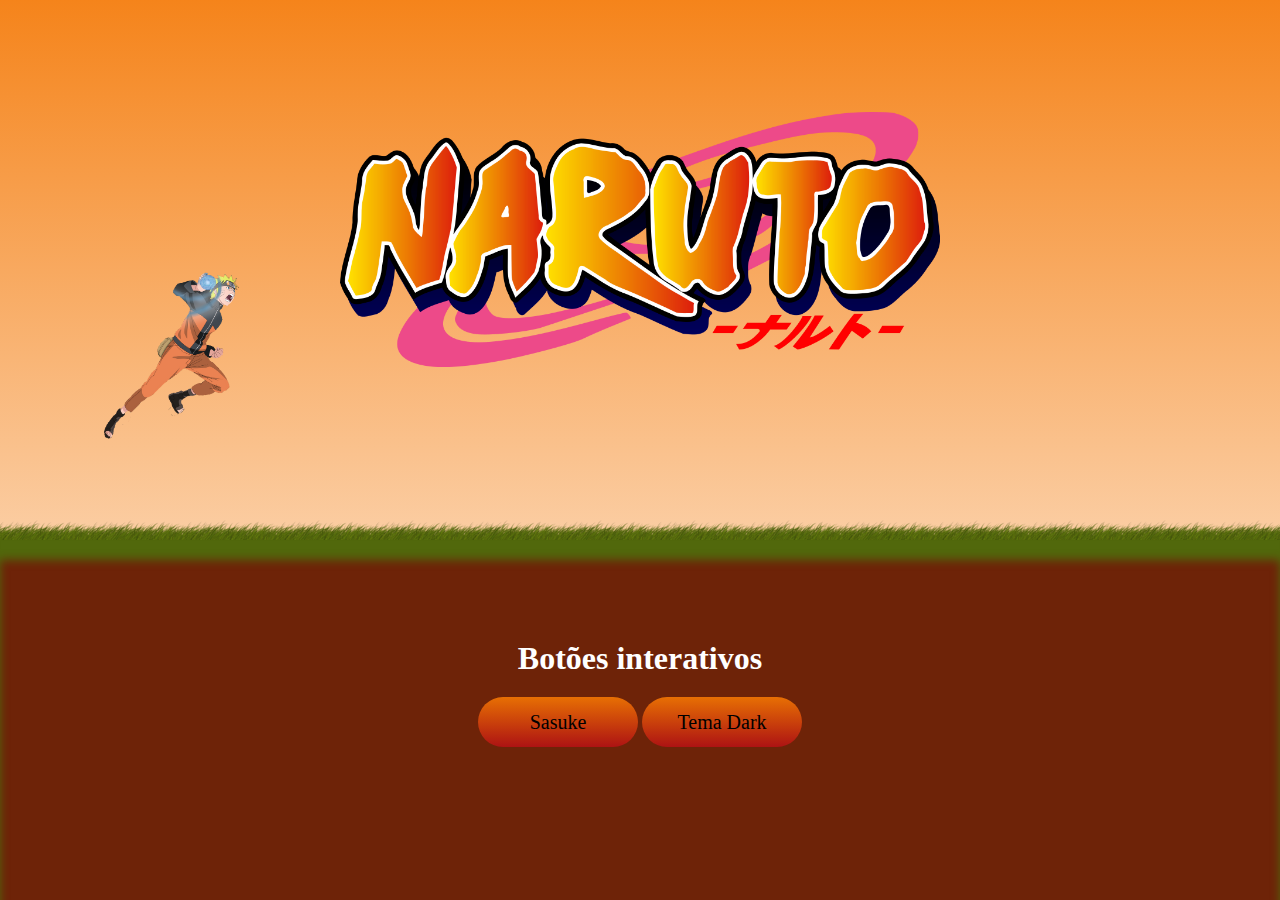
<file: 404-Not-Found/index.html>
<!DOCTYPE html>
<html lang="pt-Br">
<head>
    <meta charset="UTF-8">
    <meta name="viewport" content="width=device-width, initial-scale=1.0">
    <title>IgCodes</title>
    <link rel="stylesheet" href="styles.css">
</head>
<body>
<div id="error">
    <div class="sky">
        <h2><span><img src="./1024px-Naruto_logo.svg.png"></span></h2>
        <div class="grass"></div>
        <img src="./Narutinho.png" class="naruto" id="trocarpersonagem">
        <img src="./Narutinho.png" class="sasuke" id="trocarper">
    </div>
        <div class="field">
            <h2 id="top">Botões interativos</h2>
            <a id="perso" onclick="trocarP()">Sasuke</a>
            <a id="thema" onclick="trocarFundo()">Tema Dark</a>
        </div>
    </div>    
    <script src="./script.js"></script>
</body>
</html>
</file>
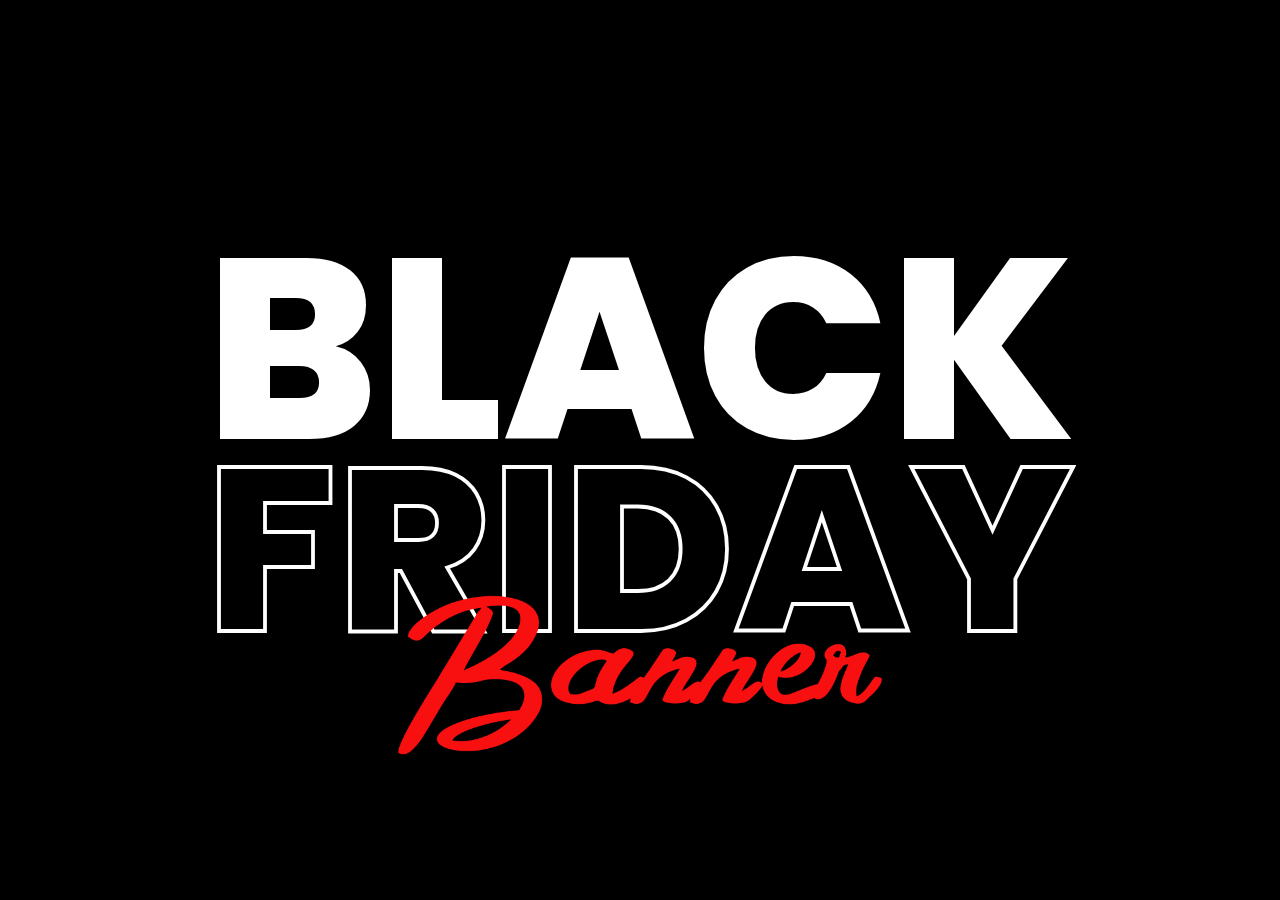
<file: Black-page/index.html>
<!DOCTYPE html>
<html lang="pt-br">
<head>
    <meta charset="UTF-8">
    <meta name="viewport" content="width=device-width, initial-scale=1.0">
    <title>IgCodes</title>
    <link rel="stylesheet" href="./styles.css">
</head>
<body>
    <section>
        <h2>Black<br><span>Friday</span></h2>
        <div class="black"></div>
        <img src="./text.png" alt="">
    </section>
    <script>
        const black = document.querySelector('.black');
        window.onmousemove = function(e){
            const x = e.clientX
            black.style.left = x + 'px'
        }
    </script>
</body>
</html>
</file>
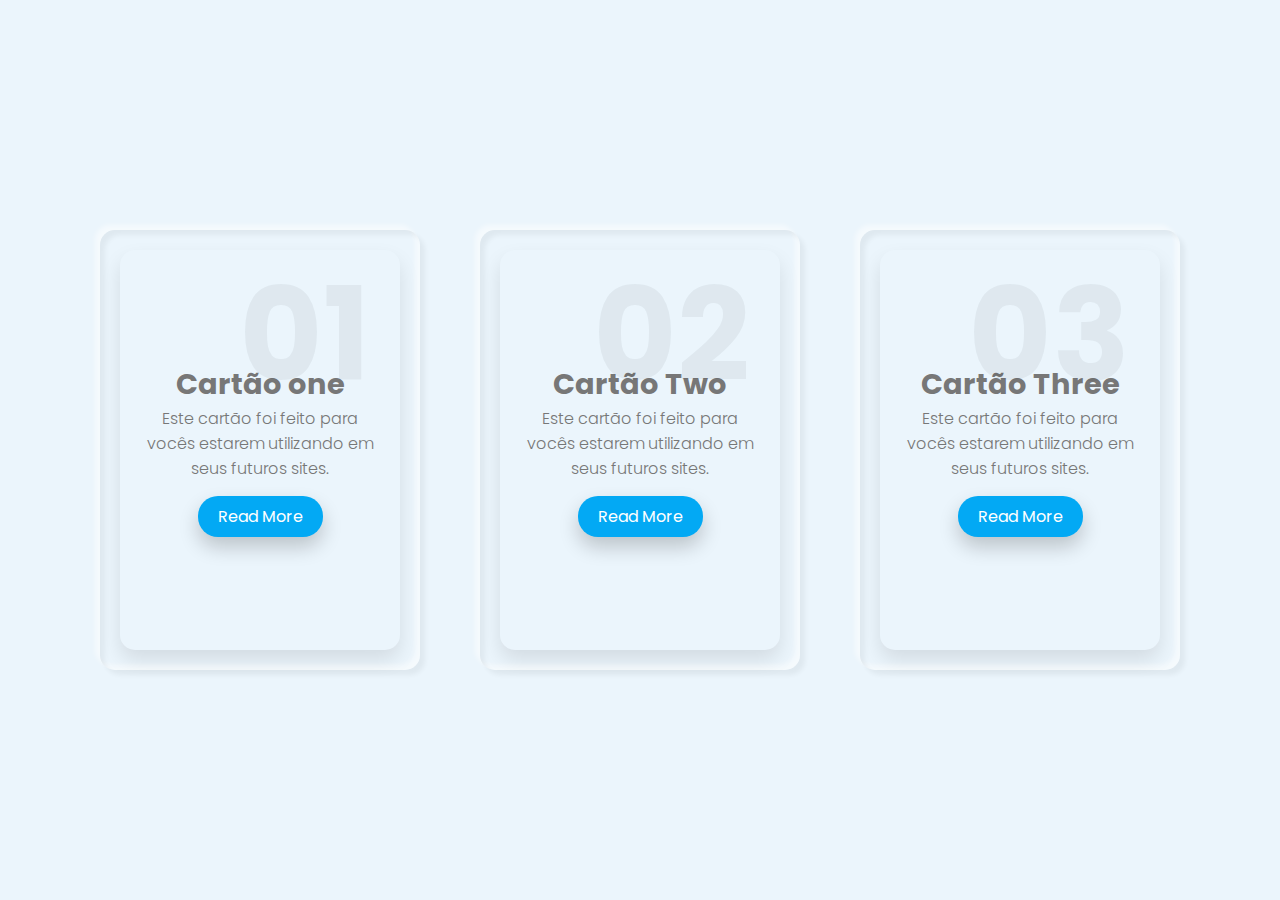
<file: Cards-animates/index.html>
<!DOCTYPE html>
<html lang="pt-br">
<head>
    <meta charset="UTF-8">
    <meta name="viewport" content="width=device-width, initial-scale=1.0">
    <title>IgCodes</title>
    <link rel="stylesheet" href="./styles.css">
</head>
<body>
    <div class="container">
        <div class="card">
            <div class="box">
                <div class="content">
                    <h2>01</h2>
                    <h3>Cartão one</h3>
                    <p>Este cartão foi feito para vocês estarem utilizando em seus futuros sites.</p>
                    <a href="#">Read More</a>
                </div>
            </div>
        </div>
        <div class="container">
            <div class="card">
                <div class="box">
                    <div class="content">
                        <h2>02</h2>
                        <h3>Cartão Two</h3>
                        <p>Este cartão foi feito para vocês estarem utilizando em seus futuros sites.</p>
                        <a href="#">Read More</a>
                    </div>
                </div>
            </div>
            <div class="container">
                <div class="card">
                    <div class="box">
                        <div class="content">
                            <h2>03</h2>
                            <h3>Cartão Three</h3>
                            <p>Este cartão foi feito para vocês estarem utilizando em seus futuros sites.</p>
                            <a href="#">Read More</a>
                        </div>
                    </div>
                </div>
    </div>
</body>
</html>
</file>
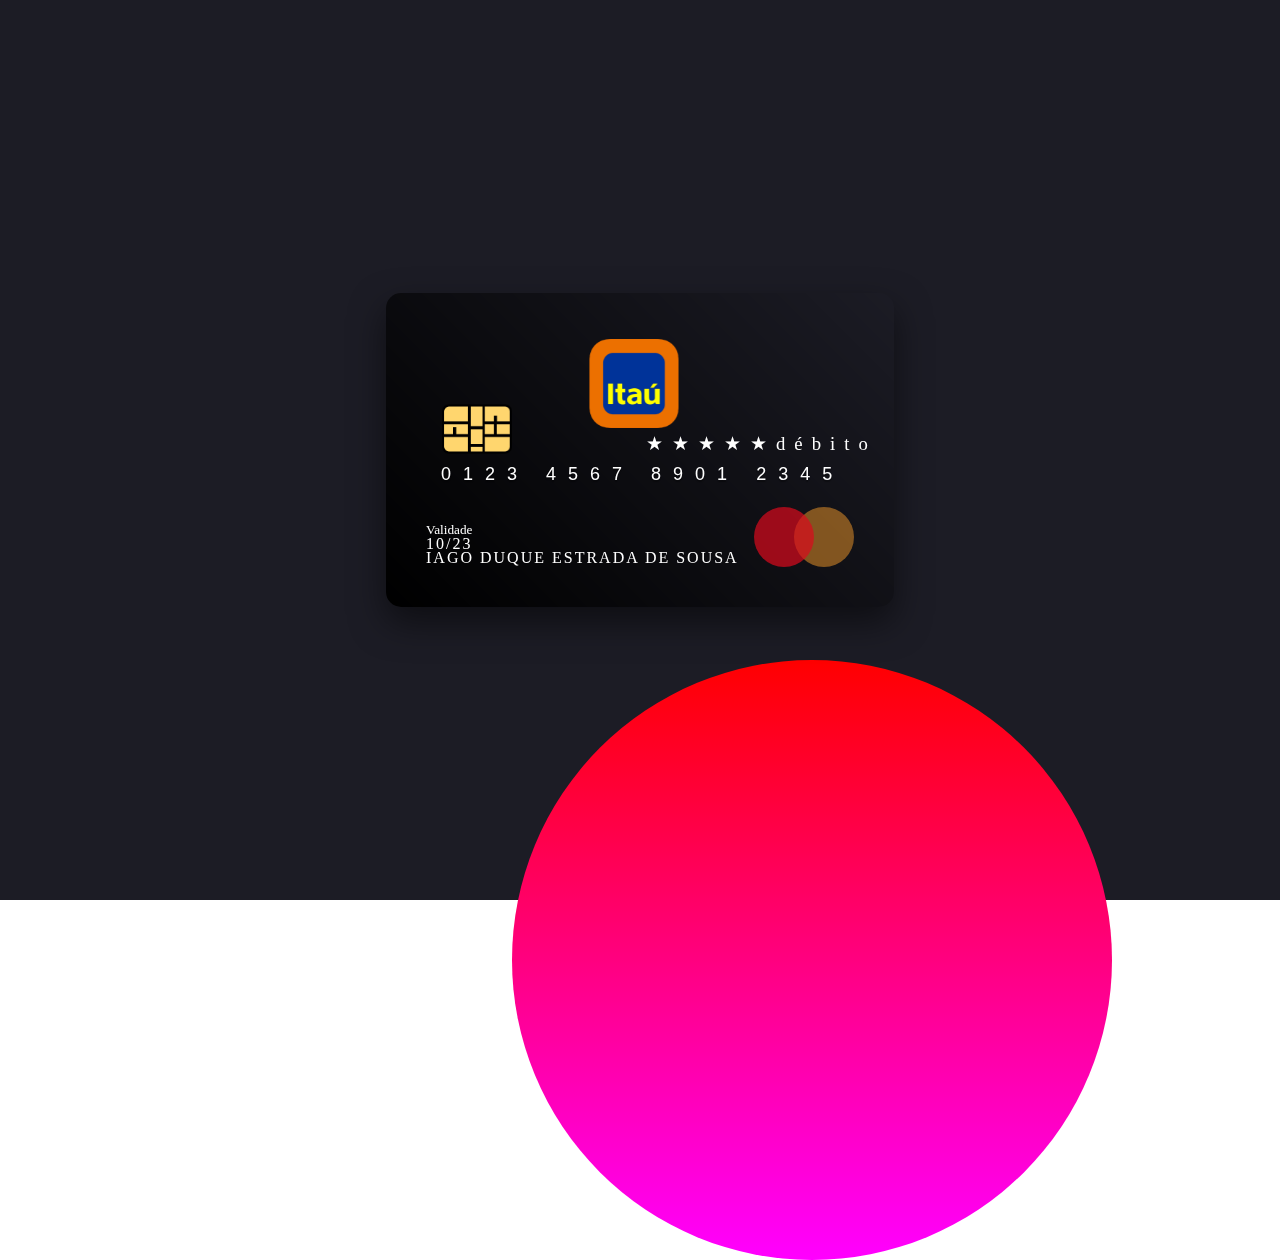
<file: Cartao-debit/index.html>
<!DOCTYPE html>
<html lang="pt-br">
<head>
    <meta charset="UTF-8">
    <meta name="viewport" content="width=device-width, initial-scale=1.0">
    <title>IgCodes</title>
    <link rel="stylesheet" href="style.css">
</head>
<body>
    <section>
    <div class="card">
        <div class="face front">
            <h3 class="debit">&#9733;&#9733;&#9733;&#9733;&#9733;débito</h3>
            <img src="./imgs/1200x630wa-removebg-preview (1).png" class="bank">
            <img src="./imgs/chip.png" class="chip" alt="chip">
            <h3 class="number"> 0123 4567 8901 2345</h3>
            <h5 class="valid"><span>Validade<br></span><span>10/23</span></h5>
            <h5 class="cardHolder">IAGO DUQUE ESTRADA DE SOUSA</h5>
        </div>
        <div class="face back">
            <div class="blackbar"></div>
            <div class="ccvtext">
                <h5>Autorized Signature-not valid unless signed</h5>
                <div class="whiteBar"></div>
                <div class="ccv">123</div>
            </div>
            <p class="text">Lorem ipsum dolor sit amet consectetur, adipisicing elit. Voluptate numquam placeat laudantium explicabo vero ipsa nemo, corporis ea voluptatibus omnis, corrupti nisi, recusandae iusto officia earum aliquam enim adipisci animi.</p>
        </div>
    </div>
</section>
</body>
</html>
</file>
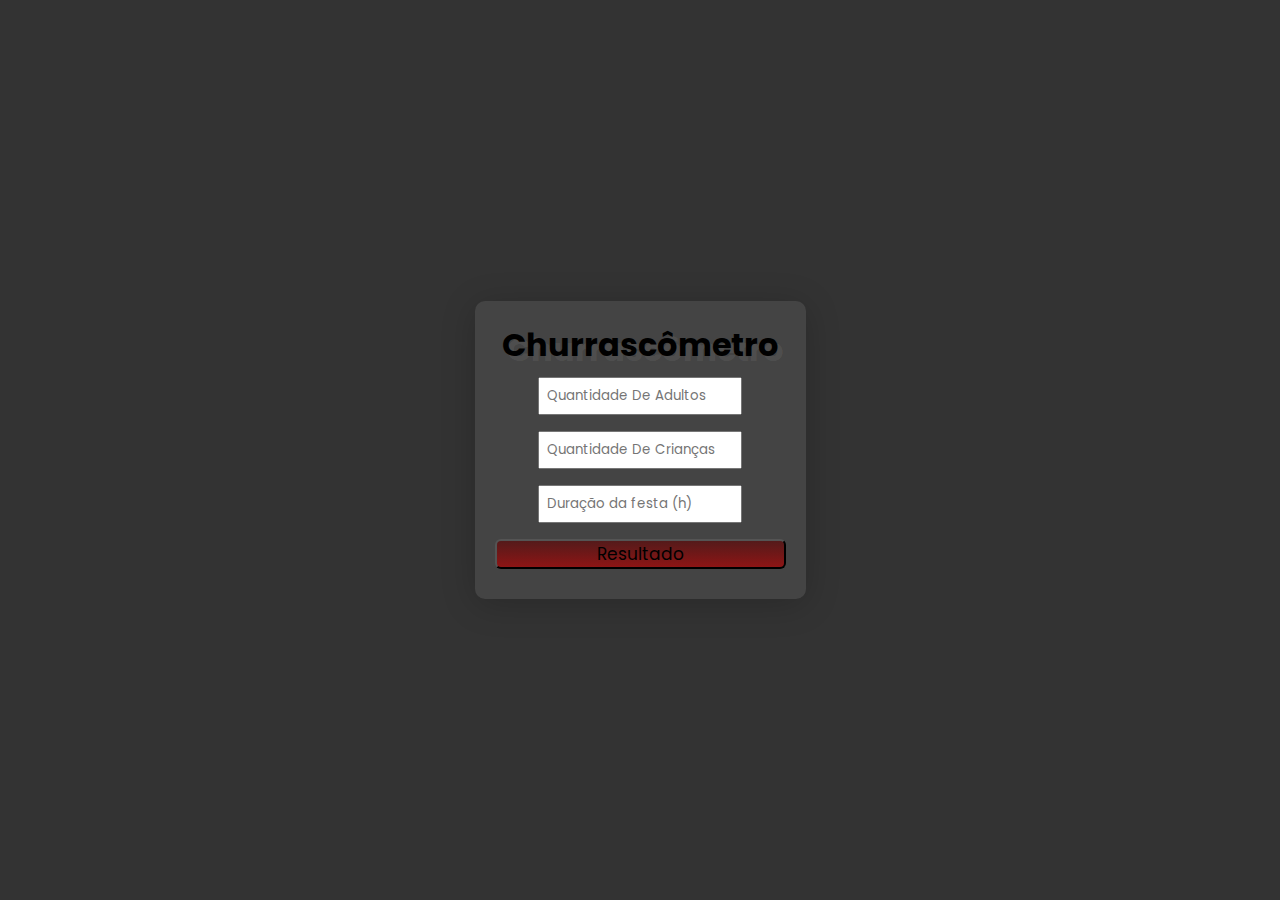
<file: Churrascometro/index.html>
<!DOCTYPE html>
<html lang="pt-br">
<head>
    <meta charset="UTF-8">
    <meta name="viewport" content="width=device-width, initial-scale=1.0">
    <title>IgCodes</title>
    <link rel="stylesheet" href="./style.css">
</head>
<body>
    <section>
    <div class="container">
        <h1>Churrascômetro</h1>
        <input type="number" id="adultos" name="adultos" placeholder="Quantidade De Adultos">
        <input type="number" id="criancas" name="criancas" placeholder="Quantidade De Crianças">
        <input type="number" id="duracao" name="duracao" placeholder="Duração da festa (h)">
        <button onclick="calcular()">Resultado</button>
        <div id="resultado"></div>
    </div>
    
</section>
    

    <script src="./script.js"></script>
</body>
</html>
</file>
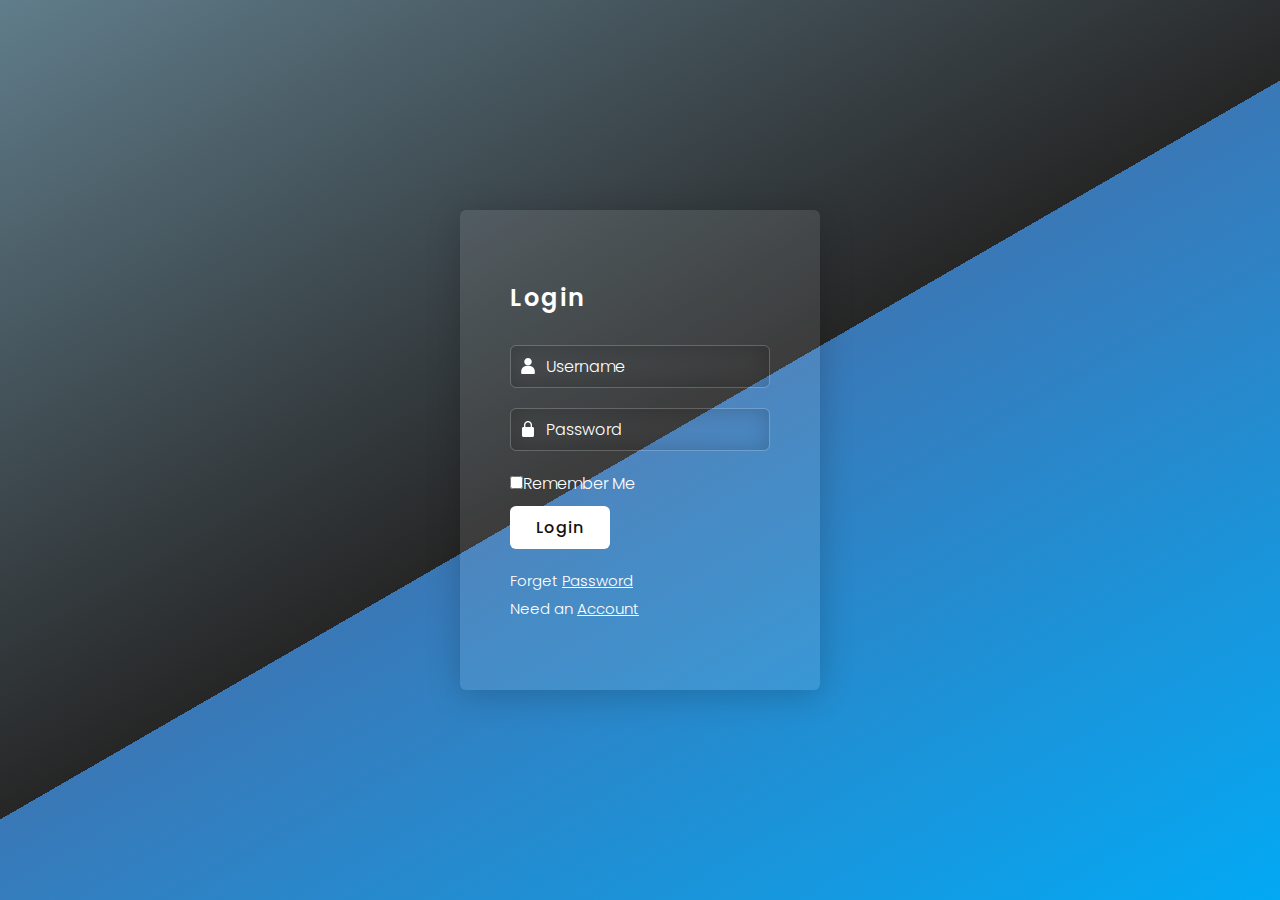
<file: Login-pag/index.html>
<!DOCTYPE html>
<html lang="en">
<head>
    <meta charset="UTF-8">
    <meta name="viewport" content="width=device-width, initial-scale=1.0">
    <title>IgCodes</title>
    <link rel="stylesheet" href="./styles.css">
</head>
<body>
    <section>
        <div class="box">
            <div class="form">
                <h2>Login</h2>
                <form>
                    <div class="inputBx">
                        <input type="text" placeholder="Username">
                        <img src="./user.png" alt="#">
                    </div>
                    <div class="inputBx">
                        <input type="password" placeholder="Password">
                        <img src="./lock.png" alt="#">
                    </div>
                    <label class="remeber">
                        <input type="checkbox">Remember Me</label>
                        <div class="inputBx">
                            <input type="submit" value="Login">
                        </div>
                </form>
                <p>Forget <a href="#">Password</a></p>
                <p>Need an <a href="#">Account</a></p>                
            </div>
        </div>
    </section>
    
</body>
</html>
</file>
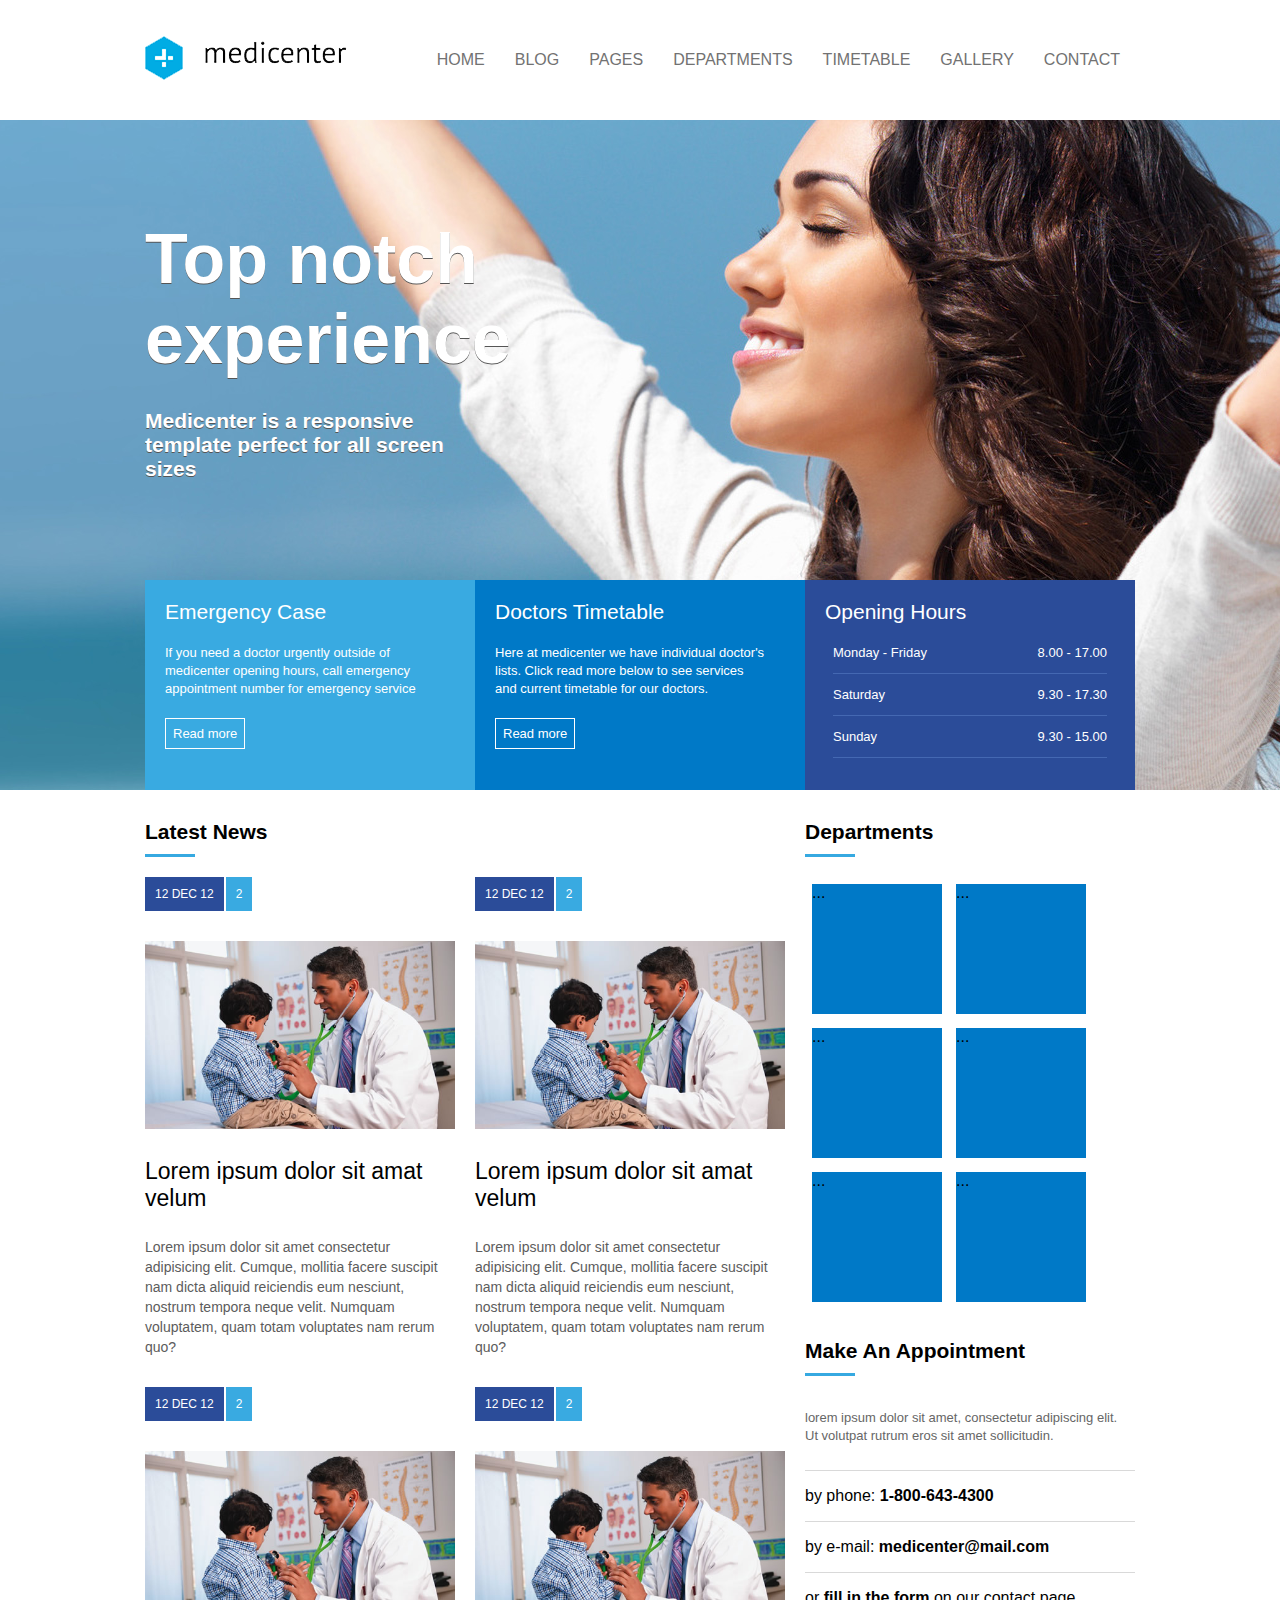
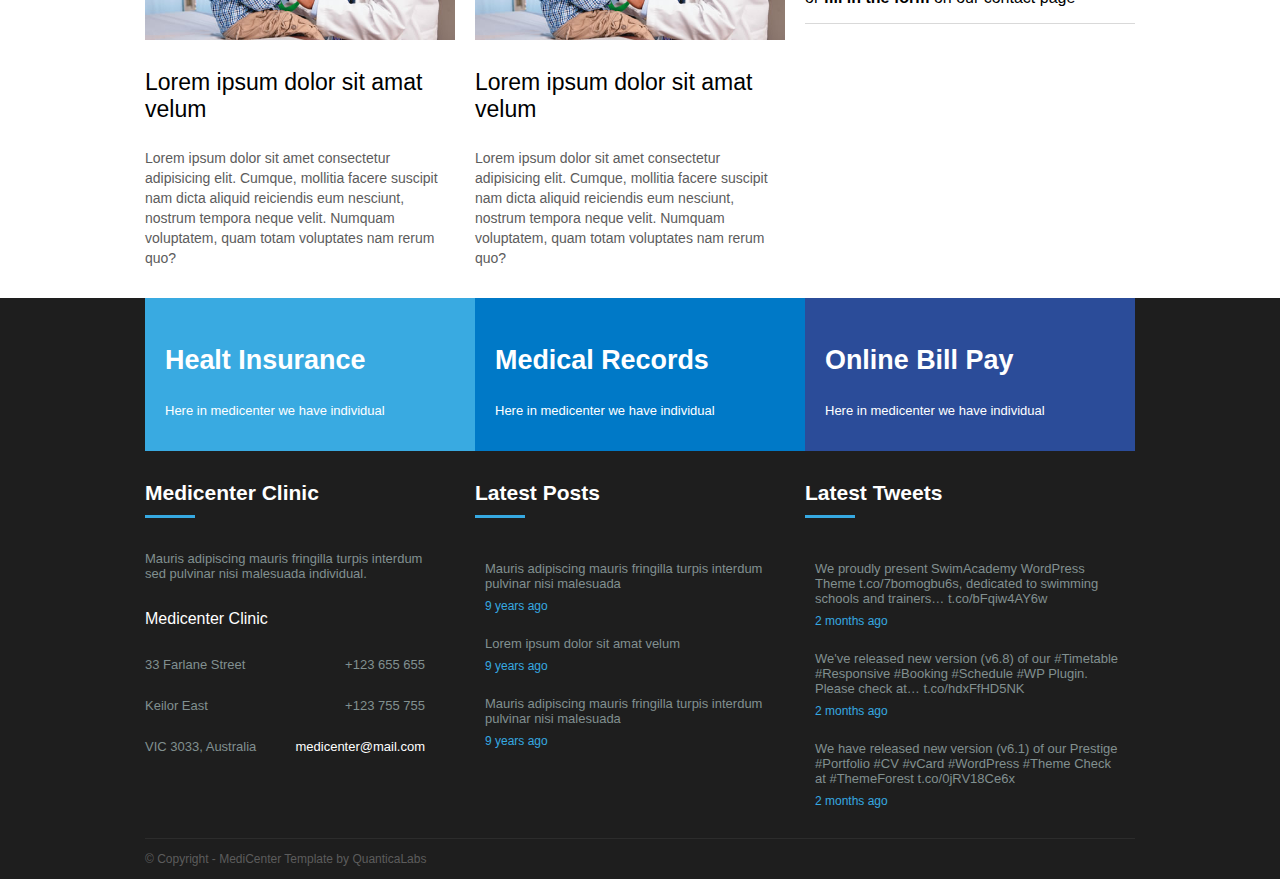
<file: MediaCenter/index.html>
<!DOCTYPE html>
<html lang="PT-BR">
  <head>
    <meta charset="UTF-8" />
    <meta name="viewport" content="width=device-width, user-scalable=0" />
    <link rel="stylesheet" href="./assets/style.css" />
    <script src="./assets/Js/script.js"></script>
    <title>Media Center</title>
  </head>
  <body>
    <header>
      <div class="container">
        <div class="logo">
          <a href="#">
            <img src="./assets/images/logo.png" alt="Logo da media center" />
          </a>
        </div>

        <div class="menu">
          <nav>
            <div class="menuMobile">
              <div class="mm_line"></div>
              <div class="mm_line"></div>
              <div class="mm_line"></div>
            </div>
            <ul>
              <li><a href="#">HOME</a></li>
              <li><a href="#">BLOG</a></li>
              <li><a href="#">PAGES</a></li>
              <li><a href="#">DEPARTMENTS</a></li>
              <li><a href="#">TIMETABLE</a></li>
              <li><a href="#">GALLERY</a></li>
              <li><a href="#">CONTACT</a></li>
            </ul>
          </nav>
        </div>
      </div>
    </header>
    <section id="banner">
      <div class="container column">
        <div class="banner_headline">
          <h1>Top notch experience</h1>
          <h2>
            Medicenter is a responsive template perfect for all screen sizes
          </h2>
        </div>
        <div class="banner_options">
          <div class="banner1">
            <div class="banner_title">Emergency Case</div>
            <div class="banner_desc">
              <p>
                If you need a doctor urgently outside of medicenter opening
                hours, call emergency appointment number for emergency service
              </p>
            </div>
            <a href="">Read more</a>
          </div>
          <div class="banner2">
            <div class="banner_title">Doctors Timetable</div>
            <div class="banner_desc">
              <p>
                Here at medicenter we have individual doctor's lists. Click read
                more below to see services <br />and current timetable for our
                doctors.
              </p>
            </div>
            <a href="">Read more</a>
          </div>
          <div class="banner3">
            <div class="banner_title">Opening Hours</div>

            <div class="container_hours">
              <div class="banner_hours">
                <p>Monday - Friday</p>
                <p>8.00 - 17.00</p>
              </div>
              <div class="banner_hours">
                <p>Saturday</p>
                <p>9.30 - 17.30</p>
              </div>
              <div class="banner_hours">
                <p>Sunday</p>
                <p>9.30 - 15.00</p>
              </div>
            </div>
          </div>
        </div>
      </div>
    </section>

    <section id="geral">
      <div class="container">
        <section>
          <div class="widget">
            <div class="widget_title">
              <div class="widget_title_text">Latest News</div>
              <div class="widget_title_bar"></div>
            </div>
            <div class="widget_body flex">
              <article>
                <div class="news_data">
                  <div class="news_posted_at">12 DEC 12</div>
                  <div class="news_comments">2</div>
                </div>
                <div class="news_thumbnail">
                  <img
                    src="./assets/images/dr.jpg"
                    alt="Um doutor cuidando do paciente"
                  />
                </div>
                <div class="news_title">Lorem ipsum dolor sit amat velum</div>
                <div class="news_resume">
                  Lorem ipsum dolor sit amet consectetur adipisicing elit.
                  Cumque, mollitia facere suscipit nam dicta aliquid reiciendis
                  eum nesciunt, nostrum tempora neque velit. Numquam voluptatem,
                  quam totam voluptates nam rerum quo?
                </div>
              </article>

              <article>
                <div class="news_data">
                  <div class="news_posted_at">12 DEC 12</div>
                  <div class="news_comments">2</div>
                </div>
                <div class="news_thumbnail">
                  <img
                    src="./assets/images/dr.jpg"
                    alt="Um doutor cuidando do paciente"
                  />
                </div>
                <div class="news_title">Lorem ipsum dolor sit amat velum</div>
                <div class="news_resume">
                  Lorem ipsum dolor sit amet consectetur adipisicing elit.
                  Cumque, mollitia facere suscipit nam dicta aliquid reiciendis
                  eum nesciunt, nostrum tempora neque velit. Numquam voluptatem,
                  quam totam voluptates nam rerum quo?
                </div>
              </article>

              <article>
                <div class="news_data">
                  <div class="news_posted_at">12 DEC 12</div>
                  <div class="news_comments">2</div>
                </div>
                <div class="news_thumbnail">
                  <img
                    src="./assets/images/dr.jpg"
                    alt="Um doutor cuidando do paciente"
                  />
                </div>
                <div class="news_title">Lorem ipsum dolor sit amat velum</div>
                <div class="news_resume">
                  Lorem ipsum dolor sit amet consectetur adipisicing elit.
                  Cumque, mollitia facere suscipit nam dicta aliquid reiciendis
                  eum nesciunt, nostrum tempora neque velit. Numquam voluptatem,
                  quam totam voluptates nam rerum quo?
                </div>
              </article>

              <article>
                <div class="news_data">
                  <div class="news_posted_at">12 DEC 12</div>
                  <div class="news_comments">2</div>
                </div>
                <div class="news_thumbnail">
                  <img
                    src="./assets/images/dr.jpg"
                    alt="Um doutor cuidando do paciente"
                  />
                </div>
                <div class="news_title">Lorem ipsum dolor sit amat velum</div>
                <div class="news_resume">
                  Lorem ipsum dolor sit amet consectetur adipisicing elit.
                  Cumque, mollitia facere suscipit nam dicta aliquid reiciendis
                  eum nesciunt, nostrum tempora neque velit. Numquam voluptatem,
                  quam totam voluptates nam rerum quo?
                </div>
              </article>
            </div>
          </div>
        </section>

        <aside>
          <div class="widget">
            <div class="widget_title">
              <div class="widget_title_text">Departments</div>
              <div class="widget_title_bar"></div>
            </div>
            <div class="widget_body">
              <div class="widget_aside">...</div>
              <div class="widget_aside">...</div>
              <div class="widget_aside">...</div>
              <div class="widget_aside">...</div>
              <div class="widget_aside">...</div>
              <div class="widget_aside">...</div>
            </div>
          </div>
          <div class="widget">
            <div class="widget_title">
              <div class="widget_title_text">Make An Appointment</div>
              <div class="widget_title_bar"></div>
            </div>
            <div class="widget_body column">
              <div class="widget_aside_resume">
                <p>
                  lorem ipsum dolor sit amet, consectetur adipiscing elit.<br />
                  Ut volutpat rutrum eros sit amet sollicitudin.
                </p>
              </div>
              <div class="container_aside_contact">
                <div class="contact_divs">
                  <p>by phone: <a href="#">1-800-643-4300</a></p>
                </div>
                <div class="contact_divs">
                  <p>by e-mail: <a href="#">medicenter@mail.com</a></p>
                </div>
                <div class="contact_divs">
                  <p>or <a href="#">fill in the form</a> on our contact page</p>
                </div>
              </div>
            </div>
          </div>
        </aside>
      </div>
    </section>

    <footer>
      <div class="container flexcollum">
        <div class="footer_menu">
          <div class="fm_1">
            <h3>Healt Insurance</h3>
            <p>Here in medicenter we have individual</p>
          </div>
          <div class="fm_2">
            <h3>Medical Records</h3>
            <p>Here in medicenter we have individual</p>
          </div>
          <div class="fm_3">
            <h3>Online Bill Pay</h3>
            <p>Here in medicenter we have individual</p>
          </div>
        </div>
        <div class="footer_area">
          <div class="footer_areaitem">
            <div class="widget">
              <div class="widget_title">
                <div class="widget_title_text">Medicenter Clinic</div>
                <div class="widget_title_bar"></div>
              </div>
              <div class="widget_body">
                <div class="container_footer_left">
                  <div class="resume_footer">
                    <p>
                      Mauris adipiscing mauris fringilla turpis interdum sed
                      pulvinar nisi malesuada individual.
                    </p>
                  </div>
                  <div class="contact_footer_left">
                    <p>Medicenter Clinic</p>
                    <div>
                      <p>33 Farlane Street</p>
                      <p>+123 655 655</p>
                    </div>
                    <div>
                      <p>Keilor East</p>
                      <p>+123 755 755</p>
                    </div>
                    <div>
                      <p>VIC 3033, Australia</p>
                      <p class="email_footer">
                        <a href="#">medicenter@mail.com</a>
                      </p>
                    </div>
                  </div>
                </div>
              </div>
            </div>
          </div>
          <div class="footer_areaitem">
            <div class="widget">
              <div class="widget_title">
                <div class="widget_title_text">Latest Posts</div>
                <div class="widget_title_bar"></div>
              </div>
              <div class="widget_body column footer_text">
                <div>
                  <p>
                    Mauris adipiscing mauris fringilla turpis interdum pulvinar
                    nisi malesuada
                  </p>
                  <span> 9 years ago </span>
                </div>
                <div>
                  <p>Lorem ipsum dolor sit amat velum</p>
                  <span>9 years ago</span>
                </div>
                <div>
                  <p>
                    Mauris adipiscing mauris fringilla turpis interdum pulvinar
                    nisi malesuada
                  </p>
                  <span>9 years ago</span>
                </div>
              </div>
            </div>
          </div>
          <div class="footer_areaitem">
            <div class="widget">
              <div class="widget_title">
                <div class="widget_title_text">Latest Tweets</div>
                <div class="widget_title_bar"></div>
              </div>
              <div class="widget_body column footer_text">
                <div>
                  <p>
                    We proudly present SwimAcademy WordPress Theme
                    t.co/7bomogbu6s, dedicated to swimming schools and trainers…
                    t.co/bFqiw4AY6w
                  </p>
                  <span> 2 months ago </span>
                </div>
                <div>
                  <p>
                    We've released new version (v6.8) of our #Timetable
                    #Responsive #Booking #Schedule #WP Plugin. Please check at…
                    t.co/hdxFfHD5NK
                  </p>
                  <span>2 months ago</span>
                </div>
                <div>
                  <p>
                    We have released new version (v6.1) of our Prestige
                    #Portfolio #CV #vCard #WordPress #Theme Check at
                    #ThemeForest t.co/0jRV18Ce6x
                  </p>
                  <span>2 months ago</span>
                </div>
              </div>
            </div>
          </div>
        </div>

        <div class="footer_copy">
          &copy; Copyright - MediCenter Template by QuanticaLabs
        </div>
      </div>
    </footer>
  </body>
</html>
</file>
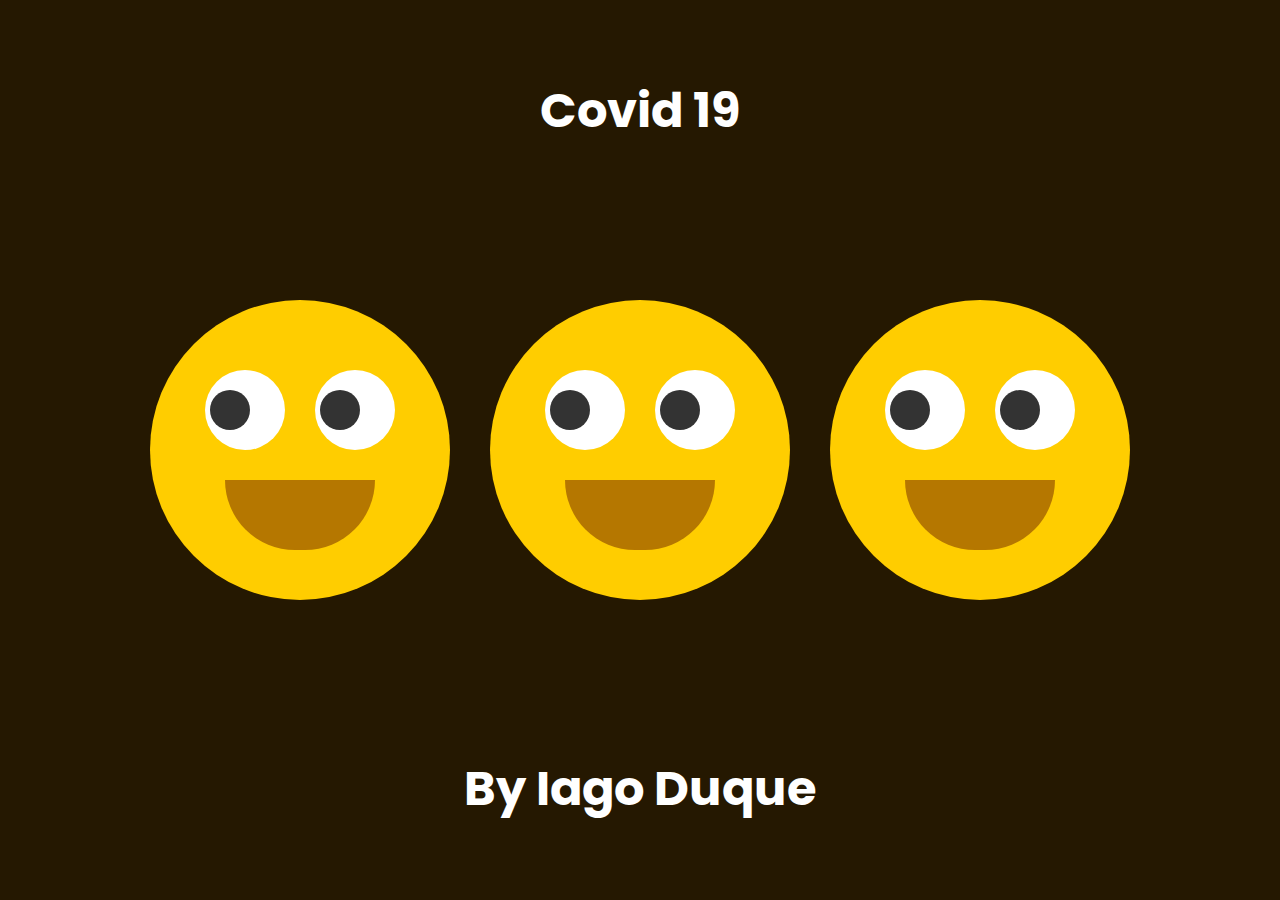
<file: Smile-caricaturas/index.html>
<!DOCTYPE html>
<html lang="en">
<head>
    <meta charset="UTF-8">
    <meta name="viewport" content="width=device-width, initial-scale=1.0">
    <title>IgCodes</title>
    <link rel="stylesheet" href="./styles.css">
</head>
<body>
    <div class="container">
        <h2>Covid 19</h2>
        <div class="face">
            <div class="eyes">
                <span class="eye"></span>
                <span class="eye"></span>
            </div>
        </div>
        <div class="face">
            <div class="eyes">
                <span class="eye"></span>
                <span class="eye"></span>
            </div>
        </div>
        <div class="face">
            <div class="eyes">
                <span class="eye"></span>
                <span class="eye"></span>
            </div>
        </div>
        <h2>By Iago Duque</h2>
    </div> 
    <script src="./script.js"></script>
</body>
</html>
</file>
<file: 404-Not-Found/styles.css>
*
{
    margin: 0;
    padding: 0;
    box-sizing: border-box;
    font-family: consolas;
}
#error 
{
    min-height: 100vh;
    background: linear-gradient(0deg,#fff,#f47703e7);
    
}
.sky
{
    position: relative;
    widows: 100%;
    height: 60vh;
    display: flex;
    justify-content: center;
    align-items: center;
}
.sky h2 
{
    font-size: 16em;
    color: #fff;
    text-shadow: 15px 15px 0 rgba(0,0,0,0.1);
}
.sky h2 span
{
display: inline-block;
animation: animate 2s ease-in-out infinite;
}
.sky h2 span img {
    width: 600px;
}
.sky h2 span:nth-child(even)
{
    animation-delay: -1s;
}
@keyframes animate
{
    0%,100%
    {
        transform: translateY(-50px);
    }
    50%
    {
        transform: translateY(50px);
    }
}
.field 
{
    padding: 100px;
    height: 40vh;
    background: #6e2308;
    box-shadow: inset 0 20px 10px #51680c;
    text-align: center;
}
.field h2 
{
    color: #fff;
    font-size: 2em;
    margin-bottom: 20px;
}
.field a
{
    background: #fff;
    color: #000;
    width: 160px;
    height: 50px;
    line-height: 50px;
    border-radius: 50px;
    display: inline-block;
    text-decoration: none;
    font-size: 20px;
    background: linear-gradient(0deg,rgb(173, 19, 19),#f47703e7);
}

.field a:hover{
    background: linear-gradient(0deg,rgb(218, 197, 10),#f47703e7);
}
.naruto
{
    position: absolute;
    bottom: 100px;
    left: 100px;
    max-width: 300px;
    transition: 2s ;
}
.naruto:hover {
    left: 300px;
}
.sasuke {
    position: absolute;
    bottom: 100px;
    left: 1300px;
    max-width: 300px;
    transition: 2s;
}
.sasuke:hover{
    left: 1000px;
}
.grass
{
    position: absolute;
    bottom: 0;
    width: 100%;
    height: 20px;
    background: url(./grass.png);
    background-position: bottom;
    animation: animateGrass 0.2s linear infinite;
}
@keyframes animateGrass
{
    0%
    {
        background-position: 0 0;
    }
    100%
    {
        background-position: -60px 0;
    }
}
</file>
<file: Black-page/styles.css>
@import url('https://fonts.googleapis.com/css?family=Poppins:200,300,400,500,600,700,800,900&display=swap');

*
{
    margin: 0;
    padding: 0;
    font-family: 'Poppins', sans-serif;
}
section 
{
    position: relative;
    width: 100%;
    height: 100vh;
    background: #fff;
    display: flex;
    justify-content: center;
    align-items: center;
    overflow: hidden;
}
section h2 
{
    position: relative;
    font-size: 20vw;
    text-align: center;
    line-height: 0.75em;
    text-transform: uppercase;
    font-weight: 800;
}
section h2 span 
{
     font-size: 18.2vw;
     color: transparent;
     -webkit-text-stroke: 0.3vw #000;
}
section .black
{
    position: absolute;
    top: 0;
    left: 0;
    width: 100%;
    height: 100%;
    background: #fff;
    mix-blend-mode: difference;
}
section img 
{
    position: absolute;
    top: 0;
    left: 0;
    width: 100%;
    height: 100%;
    object-fit: contain;
}
</file>
<file: Cards-animates/styles.css>
@import url('https://fonts.googleapis.com/css?family=Poppins:200,300,400,500,600,700,800,900&display=swap');

* {
    font-family: 'Poppins', sans-serif;
    margin: 0;
    padding: 0;
    box-sizing: border-box;
}

body {
    display: flex;
    justify-content: center;
    align-items: center;
    min-height: 100vh;
    background: #ebf5fc;
}

.container {
    display: flex;
    justify-content: center;
    align-items: center;
    max-width: 1200px;
    flex-wrap: wrap;
    padding: 40px 0;
}

.container .card {
    position: relative;
    width: 320px;
    height: 440px;
    box-shadow: inset 5px 5px 5px rgba(0,0,0,0.05),
                inset -5px -5px 5px rgba(255,255,255,0.5),
                5px 5px 5px rgba(0,0,0,0.05),  
                -5px -5px 5px rgba(255,255,255,0.5);
    border-radius: 15px;
    margin: 30px;
}

.container .card .box {
    position: absolute;
    top: 20px;
    left: 20px;
    right: 20px;
    bottom: 20px;
    background: #ebf5fc;
    box-shadow: 0 10px 20px rgba(0,0,0,0.1);
    border-radius: 15px;
    display: flex;
    justify-content: center;
    align-items: center;
    transition: 0.5s;
}

.container .card:hover .box{

    transform: translateY(-50px);
    box-shadow: 0 10px 40px rgba(0,0,0,0.2);
    background: linear-gradient(45deg, #b95ce4, #4f29cd);

} 

.container .card .box .content {
    padding: 20px;
    text-align: center;
}

.container .card .box .content h2 {
    position: absolute;
    top: -10px;
    right: 30px;
    font-size: 8em;
    color: rgba(0,0,0,0.05);
    transition: 0.5s;
    pointer-events: none;
}

.container .card:hover .box .content h2 {
    color: rgba(0,0,0,0.05);
}

.container .card .box .content h3 {
    font-size: 1.8em;
    color: #777;
    z-index: 1;
    transition: 0.5s;
}

.container .card .box .content p {
    font-size: 1em;
    font-weight: 300;
    color: #777;
    z-index: 1;
    transition: 0.5s;
}

.container .card:hover .box .content h3,
.container .card:hover .box .content p {
    color: #fff;
}

.container .card .box .content a {
    position: relative;
    display: inline-block;
    padding: 8px 20px;
    background: #03a9f4;
    margin-top: 15px;
    border-radius: 20px;
    color: #fff;
    text-decoration: none;
    font-weight: 400;
    box-shadow: 0 10px 20px rgba(0,0,0,0.2);
}

.container .card:hover .box .content a {
    background: #ff568f;
}
</file>
<file: Cartao-debit/style.css>
*
{
    margin: 0;
    padding: 0;
    box-sizing: border-box;
}
body
{
    overflow: hidden;
}
section
{
    display: flex;
    justify-content: center;
    align-items: center;
    min-height: 100vh;
    background: #1c1c25;
}
section::before
{
    content: '';
    position: absolute;
    bottom: -40%;
    left: 40%;
    width: 600px;
    height: 600px;
    background: linear-gradient(#f00,#f0f);
    border-radius: 50%;
}
.card
{
    position: relative;
    width: 508px;
    height: 314px;
    transform-style: preserve-3d;
    perspective: 500px;
}
.card .face
{
    position: absolute;
    top: 0;
    left: 0;
    width: 100%;
    height: 100%;
    box-shadow: 0 15px 35px rgba(0, 0, 0, 0.5);
    border-radius: 15px;
    background: linear-gradient(45deg, black, transparent);
    backdrop-filter: (10px);
    transform-style: preserve-3d;
    transition: 1s;
    backface-visibility: hidden;
}
.card:hover .face.front
{
    transform: rotateY(180deg);
}
.card .face.back 
{
    transform: rotateY(180deg);
}
.card:hover .face.back 
{
    transform: rotateY(360deg);
}
.card .face.front::before
{
    content: '';
    position: absolute;
    bottom: 40px;
    right: 40px;
    width: 60px;
    height: 60px;
    background: #F59B2B;
    border-radius: 50%;
    opacity: 0.5;
}
.card .face.front::after
{
    content: '';
    position: absolute;
    bottom: 40px;
    right: 80px;
    width: 60px;
    height: 60px;
    background: #DB0B1E;
    border-radius: 50%;
    opacity: 0.7;
}
.card .face.front .debit 
{
    position: absolute;
    left: 260px;
    top: 140px;
    color: #fff;
    letter-spacing: 9px;
    font-weight: 500;
}
.card .face.front .bank 
{
    position: absolute;
    width: 250px;
    right: 135px;
    top: 25px;
    color: #fff;
    font-weight: 500;
    font-style: italic;
    font-size: 24px;
}
.card .face.front .chip
{
    position: absolute;
    top: 111px;
    left: 56px;
    max-width: 70px;
}
.card .face.front .number
{
    position: absolute;
    bottom: 122px;
    left: 55px;
    color: #fff;
    font-weight: 500;
    letter-spacing: 12px;
    font-size: 18px;
    text-shadow: 0 2px 1px #0005;
    font-family: 'Orbitron', sans-serif;
}
.card .face.front .valid
{
    position: absolute;
    bottom: 56px;
    left: 20px;
    color: #fff;
    font-weight: 300;
    line-height: 1em;
    text-align: right;
}
.card .face.front .valid span:last-child 
{
    margin-left: 20px;
    font-size: 16px;
    font-weight: 400;
    letter-spacing: 2px;
}
.card .face.front .cardHolder
{
    position: absolute;
    bottom: 40px;
    left: 40px;
    color: #fff;
    font-weight: 300;
    font-size: 16px;
    letter-spacing: 2px;
}
.card .face.back .blackbar
{
    position: absolute;
    top: 40px;
    width: 100%;
    height: 60px;
    background: #000;
}
.card .face.back .ccvtext
{
    position: absolute;
    top: 120px;
    left: 30px;
}
.card .face.back .ccvtext h5
{
    color: #fff;
    font-weight: 400;
    font-size: 12px;
    text-transform: uppercase;
    letter-spacing: 2px;
}
.card .face.back .ccvtext .whiteBar
{
    position: relative;
    width: 400px;
    height: 40px;
    background: #fff;
    margin-top: 5px;
}
.card .face.back .ccvtext .ccv 
{
    position: relative;
    background-color: #ccc;
    color: #111;
    width: 50px;
    height: 30px;
    font-weight: 600;
    letter-spacing: 3px;
    display: flex;
    justify-content: center;
    align-items: center;
    top: -35px;
    left: 395px;
}
.card .face.back .text 
{
    position: absolute;
    bottom: 30px;
    left: 30px;
    right: 30px;
    color: #fff;
    font-size: 10px;
    line-height: 1.4em;
    font-weight: 300;
}
</file>
<file: Churrascometro/style.css>
@import url('https://fonts.googleapis.com/css?family=Poppins:200,300,400,500,600,700,800,900&display=swap');

*
{
    margin: 0;
    padding: 0;
    font-family: 'Poppins', sans-serif;
}
section
{
    background: #333;
    display: flex;
    align-items: center;
    justify-content: center;
    flex-direction: column;
    min-height: 100vh;
}
.container 
{
    max-width: 400px;
    margin: auto;
    background: rgba(230, 230, 230, 0.1);
    padding: 20px;
    border-radius: 10px;
    box-shadow: 0 5px 35px rgba(0,0,0,0.2);
    display: flex;
    flex-direction: column;
    align-items: center;
    justify-content: center;
}
h1 
{
    font-size: 2em;
    color: #000;
    text-shadow: 5px 5px 0 rgba(233, 229, 229, 0.082);
}
input 
{
    width: 70%;
    padding: 7px;
    box-sizing: border-box;
    margin: 8px;
}
button 
{
    margin-top: 8px;
    background: #662727;
    color: #000;
    border-radius: 6px;
    width: 100%;
    font-size: 17px;
    background: linear-gradient(0deg,rgb(141, 21, 21),#5c0707af);
}
button:hover
{
    color: #fff;
}

#resultado {
    margin-top: 10px;
    color: #fff;
    font-size: 1.2em;
}
</file>
<file: Login-pag/styles.css>
@import url('https://fonts.googleapis.com/css?family=Poppins:200,300,400,500,600,700,800,900&display=swap');

*{
    margin: 0;
    padding: 0;
    box-sizing: border-box;
    font-family: 'Poppins', sans-serif;
}
section {
    display: flex;
    justify-content: center;
    align-items: center;
    min-height: 100vh;
    background: linear-gradient(-30deg, #03a9f4 0%, #3a78b7 50%, #262626 50%, #607d8b 100%);
    *filter: hue-rotate(120deg);
    animation: animate 10s linear infinite;
}

@keyframes animate {
    0%
    {
        filter: hue-rotate(0deg);
    }
    100% 
    {
        filter: hue-rotate(360deg);
    }
}

.box {
    position: relative;
    padding: 50px;
    width: 360px;
    height: 480px;
    display: flex;
    justify-content: center;
    align-items: center;
    background: rgba(255,255,255,0.1);
    border-radius: 6px;
    box-shadow: 0 5px 35px rgba(0,0,0,0.2);
}

box::after {
    content: '';
    position: absolute;
    top: 5px;
    left: 5px;
    right: 5px;
    bottom: 5px;
    border-radius: 5px;
    pointer-events: none;
    background: linear-gradient(to bottom, rgba(255,255,255,0.3) 0%,
    rgba(255,255,255,0.1) 15%, transparent 50%, transparent 85%, rgba(255,255,255,0.3) 100%);
}

.box .form {
    position: relative;
    width: 100%;
}

.box .form h2 {
    color: #ffffff;
    font-weight: 600;
    letter-spacing: 2px;
    margin-bottom: 30px;
}

.box .form .inputBx {
    position: relative;
    width: 100%;
    margin-bottom: 20px;
}

.box .form .inputBx input {
    width: 100%;
    outline: none;
    border: 1px solid rgba(255,255,255,0.2);
    background: transparent;
    padding: 8px 10px;
    padding-left: 35px;
    border-radius: 6px;
    color: #fff;
    font-size: 16px;
    font-weight: 300;
    box-shadow: inset 0 0 25px rgba(0,0,0,0.2);
}

.box .form .inputBx input::placeholder {
    color: #fff;
}

.box .form .inputBx input[type="submit"] {
    background: #fff;
    color: #111;
    max-width: 100px;
    padding: 8px 10px;
    box-shadow: none;
    font-weight: 500;
    letter-spacing: 1px;
    cursor: pointer;
}

.box .form .inputBx img {
    position: absolute;
    top: 13px;
    left: 10px;
    transform: scale(1);
    filter: invert(1);
}

.remeber {
    position: relative;
    display: inline-block;
    color: #fff;
    font-weight: 300;
    margin-bottom: 10px;
    cursor: pointer;
}

.box .form p {
    color: #fff;
    font-weight: 300;
    font-size: 15px;
    margin-top: 5px;
}

.box .form a {
    color: #fff;
}
</file>
<file: MediaCenter/assets/style.css>
* {
  font-family: Arial;
}
body {
  margin: 0;
  padding: 0;
}
header {
  display: flex;
  justify-content: center;
  height: 120px;
}
.container {
  display: flex;
  justify-content: space-between;
  width: 990px;
}
.logo {
  display: flex;
  align-items: center;
}
.menu {
  display: flex;
  align-items: center;
}
nav ul,
nav li {
  list-style: none;
  margin: 0;
  padding: 0;
}
nav ul {
  display: flex;
}
nav a {
  display: block;
  padding: 15px;
  text-decoration: none;
  text-transform: uppercase;
  color: #727272;
}
nav .active a,
nav a:hover {
  background-color: #39aae1;
  color: #ffffff;
}

#banner {
  display: flex;
  justify-content: center;
  background-image: url('./images/img1.jpg');
  background-position: center;
  background-size: cover;
  height: 670px;
}

.column {
  flex-direction: column;
}
.banner_headline {
  flex: 1;
  display: flex;
  flex-direction: column;
  justify-content: center;
}
.banner_headline h1 {
  color: #ffffff;
  font-size: 70px;
  text-shadow: 0px 1px 0px #555555;
  margin: 0;
  padding: 0;
  max-width: 350px;
}
.banner_headline h2 {
  color: #ffffff;
  font-size: 21px;
  text-shadow: 0px 1px 0px #555555;
  margin: 0;
  padding: 0;
  max-width: 350px;
  margin-top: 30px;
}
.banner_options {
  height: 210px;
  display: flex;
}
.banner1,
.banner2,
.banner3 {
  flex: 1;
  color: #ffffff;
  padding: 20px;
}
.banner1 {
  background-color: #39aae1;
}
.banner2 {
  background-color: #0079c7;
}
.banner3 {
  background-color: #2b4c99;
}
.container_hours {
  display: flex;
  flex-direction: column;
  padding: 8px;
}
.banner_hours {
  border-bottom: solid 1px #4468b2;
  display: flex;
  justify-content: space-between;
}
.banner_hours p {
  font-size: 13px;
}
.banner_title {
  font-size: 21px;
}
.banner_desc {
  font-size: 13px;
  margin-top: 20px;
  margin-bottom: 20px;
  line-height: 18px;
}
.banner_options a {
  display: inline-block;
  border: 1px solid #ffffff;
  padding: 7px;
  color: #ffffff;
  font-size: 13px;
  text-decoration: none;
}
.horas {
  border-bottom: 1px solid #ffffff;
}
#geral {
  display: flex;
  justify-content: center;
}

#geral section {
  flex: 2;
}
#geral aside {
  flex: 1;
}
.widget_title {
  margin-top: 30px;
  margin-bottom: 20px;
}
.widget_title_text {
  color: #000000;
  font-size: 21px;
  font-weight: bold;
}
.widget_title_bar {
  width: 50px;
  height: 3px;
  background-color: #36a9e1;
  margin-top: 10px;
}
.flex {
  display: flex;
  flex-wrap: wrap;
}

.widget_body {
  display: flex;
  flex-wrap: wrap;
}
.widget_aside {
  background-color: #0079c7;
  width: 130px;
  height: 130px;
  margin: 7px;
}

.widget_aside_resume {
  border-bottom: solid 1px #6666663f;
}
.widget_aside_resume p {
  font-size: 13px;
  line-height: 18px;
  color: #666666;
  margin-bottom: 25px;
}
.container_aside_contact {
  display: flex;
  flex-direction: column;
}
.contact_divs {
  border-bottom: solid 1px #6666663f;
}
.contact_divs a {
  font-weight: bold;
  text-decoration: none;
  color: #000;
}

article {
  flex: 1;
  min-width: 300px;
  margin-right: 20px;
}
article .news_data {
  display: flex;
}
article .news_posted_at {
  background-color: #2b4c99;
  color: #ffffff;
  font-size: 12px;
  padding: 10px;
  margin-right: 2px;
}
article .news_comments {
  background-color: #39aae1;
  color: #ffffff;
  font-size: 12px;
  padding: 10px;
}
article .news_thumbnail {
  margin-top: 30px;
}
article .news_thumbnail img {
  width: 100%;
  height: auto;
}
article .news_title {
  margin-top: 25px;
  margin-bottom: 25px;
  color: #000000;
  font-size: 23px;
}
article .news_resume {
  color: #5c5c5c;
  line-height: 20px;
  font-size: 14px;
  margin-bottom: 30px;
}
footer {
  background-color: #1e1e1e;
  display: flex;
  justify-content: center;
}
.footer_menu {
  display: flex;
  flex: 1;
  font-size: 23px;
  font-weight: lighter;
}
.footer_menu p {
  font-size: 13px;
}
.fm_1,
.fm_2,
.fm_3 {
  flex: 1;
  color: #ffffff;
  padding: 20px;
}
.fm_1 {
  background-color: #39aae1;
}

.fm_2 {
  background-color: #0079c7;
}
.fm_3 {
  background-color: #2b4c99;
}
.flexcollum {
  flex-direction: column;
}
.footer_area {
  display: flex;
  color: #ffffff;
}
.footer_areaitem {
  flex: 1;
}

.container_footer_left {
  display: flex;
  flex-direction: column;
}
.resume_footer p {
  font-size: 13px;
  width: 90%;
  color: #819090;
}
.contact_footer_left div {
  display: flex;
  justify-content: space-between;
  font-size: 13px;
  color: #819090;
  padding-right: 50px;
}

.email_footer a {
  text-decoration: none;
  color: #ffffff;
}
.footer_text {
  font-size: 13px;
  color: #819090;
}
.footer_text span {
  font-size: 12px;
  color: #36a9e1;
  padding: 10px;
}
.footer_text p {
  margin-bottom: -3px;
  padding: 10px;
}
footer .widget_title_text {
  color: #ffffff;
}
.footer_copy {
  border-top: 1px solid #2c2c2c;
  height: 40px;
  line-height: 40px;
  color: #5c5c5c;
  font-size: 12px;
  margin-top: 30px;
}
.menuMobile {
  display: none;
  width: 40px;
  height: 40px;
  margin-top: 40px;
  margin-bottom: 40px;
  margin-right: 20px;
}
.mm_line {
  height: 3px;
  background-color: #39aae1;
}

@media (max-width: 900px) {
  .banner_headline {
    padding: 20px;
  }

  .banner_headline h1 {
    font-size: 55px;
  }
  .banner_headline h2 {
    font-size: 17px;
  }
  .banner_options {
    height: auto;
    flex-direction: column;
  }
  .container {
    flex-direction: column;
  }

  #geral section {
    padding: 130px 20px 20px 20px;
  }
  #geral aside {
    padding: 20px;
    align-items: center;
  }
  .footer_menu {
    flex-direction: column;
  }
  .footer_area {
    flex-direction: column;
    padding: 20px;
  }
  .footer_copy {
    padding-left: 20px;
  }

  header .container {
    flex-direction: row;
  }
  nav ul {
    flex-direction: column;
    display: none;
    position: absolute;
    left: 0;
    width: 100%;
    background-color: #ffffff;
  }
  header {
    height: auto;
  }
  .logo {
    padding-left: 20px;
  }
  .menuMobile {
    display: flex;
    flex-direction: column;
    justify-content: space-around;
  }
}
</file>
<file: Smile-caricaturas/styles.css>
@import url('https://fonts.googleapis.com/css?family=Poppins:400,500,600,700,800,900&display=swap');
*{
    margin: 0;
    padding: 0;
    box-sizing: border-box;
    font-family: 'Poppins', sans-serif;
}

body{
    display: flex;
    justify-content: center;
    align-items: center;
    min-height: 100vh;
    background: #251801;
    cursor: url('Mause.png'), pointer;
}

.container {
    position: relative;
    height: 100vh;
    width: 100%;
    display: flex;
    justify-content: center;
    align-items: center;
}

.container .face {
    position: relative;
    width: 300px;
    height: 300px;
    border-radius: 50%;
    background: #ffcd00;
    display: flex;
    justify-content: center;
    align-items: center;
    margin: 0 20px;
}

.container .face:hover {
    background: linear-gradient(180deg, #f44336, #f44336, #ffcd00);
}

.container .face:before{
    content: '';
    position: absolute;
    top: 180px;
    width: 150px;
    height: 70px;
    border-bottom-left-radius: 70px;
    border-bottom-right-radius: 70px;
    background: #b57700;
    transition: 0.5s;
}

.container .face:hover:before{
    top: 210px;
    width: 150px;
    height: 20px;
    border-bottom-left-radius: 0px;
    border-bottom-right-radius: 0px;
    background: #9d0b00;
}

.container .face .eyes{
    position: relative;
    top: -40px;
    display: flex;
    flex-wrap: wrap;
}

.container .face .eyes .eye {
    position: relative;
    width: 80px;
    height: 80px;
    display: block;
    margin: 0 15px;
    background: #fff;
    border-radius: 50%;
}

.container .face .eyes .eye:before {
    content: '';
    position: absolute;
    top: 50%;
    left: 25px;
    transform: translate(-50%, -50%);
    width: 40px;
    height: 40px;
    background: #333;
    border-radius: 50%;
}

.container h2{
    position: absolute;
    top: 75px;
    font-size: 3em;
    color: #fff;
}

.container h2:last-child {
    position: absolute;
    top: initial;
    bottom: 75px;
    font-size: 3em;
    color: #fff;
}
</file>
